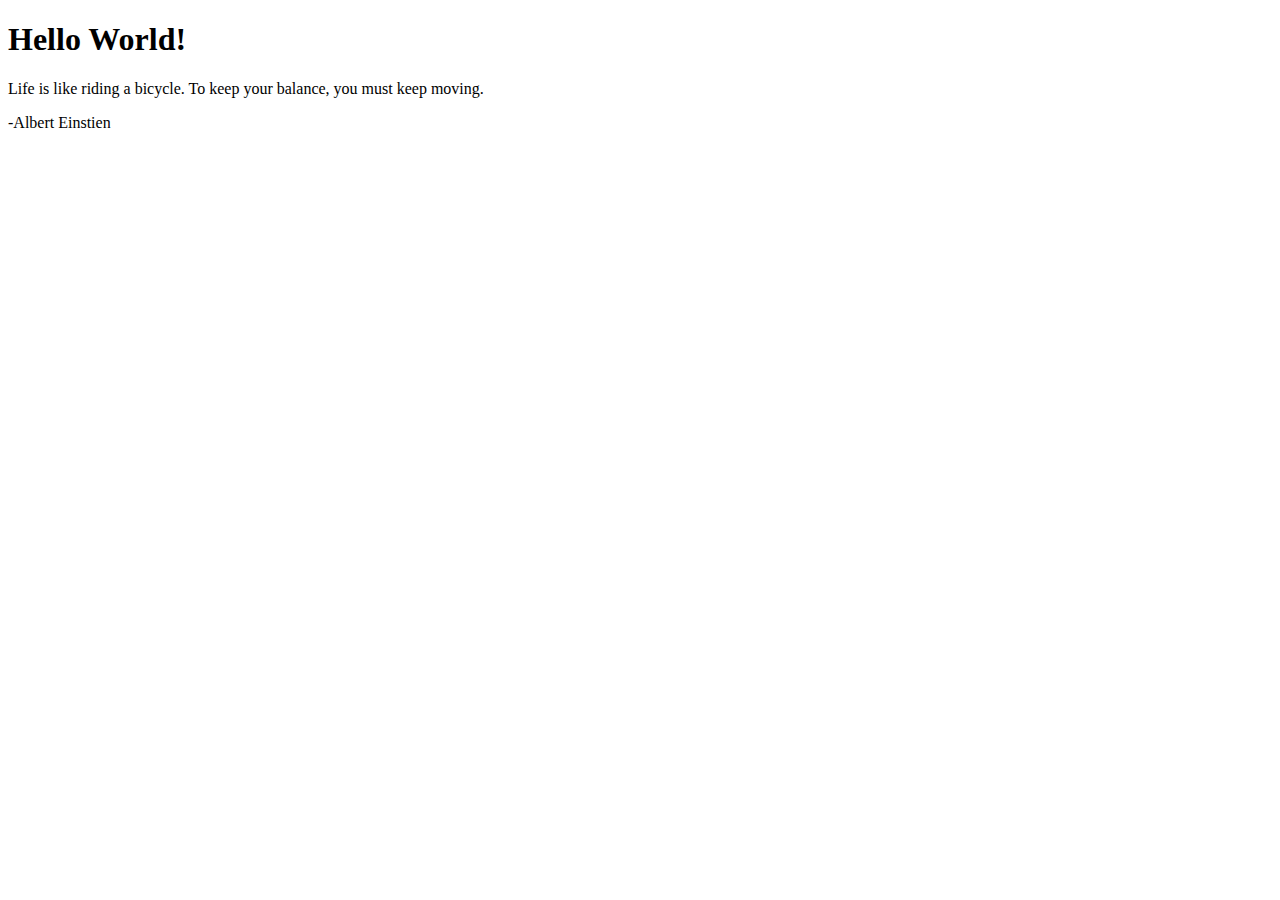
<file: project1/index.html>
<!DOCTYPE html>
<html lang="en">
    <head>
        <meta charset="UTF-8">
        <meta name="viewport" content="width=device-width, initial-scale=1.0">
        <meta http-equiv="X-UA-Compatible" content="ie=edge">
        <title>Home - Dan Almeida</title>
    </head>
    <body>
        <h1>Hello World!</h1>
        <p>Life is like riding a bicycle. To keep your balance, you must keep moving.</p>
        <p>-Albert Einstien</p>
    </body>
</html>
</file>
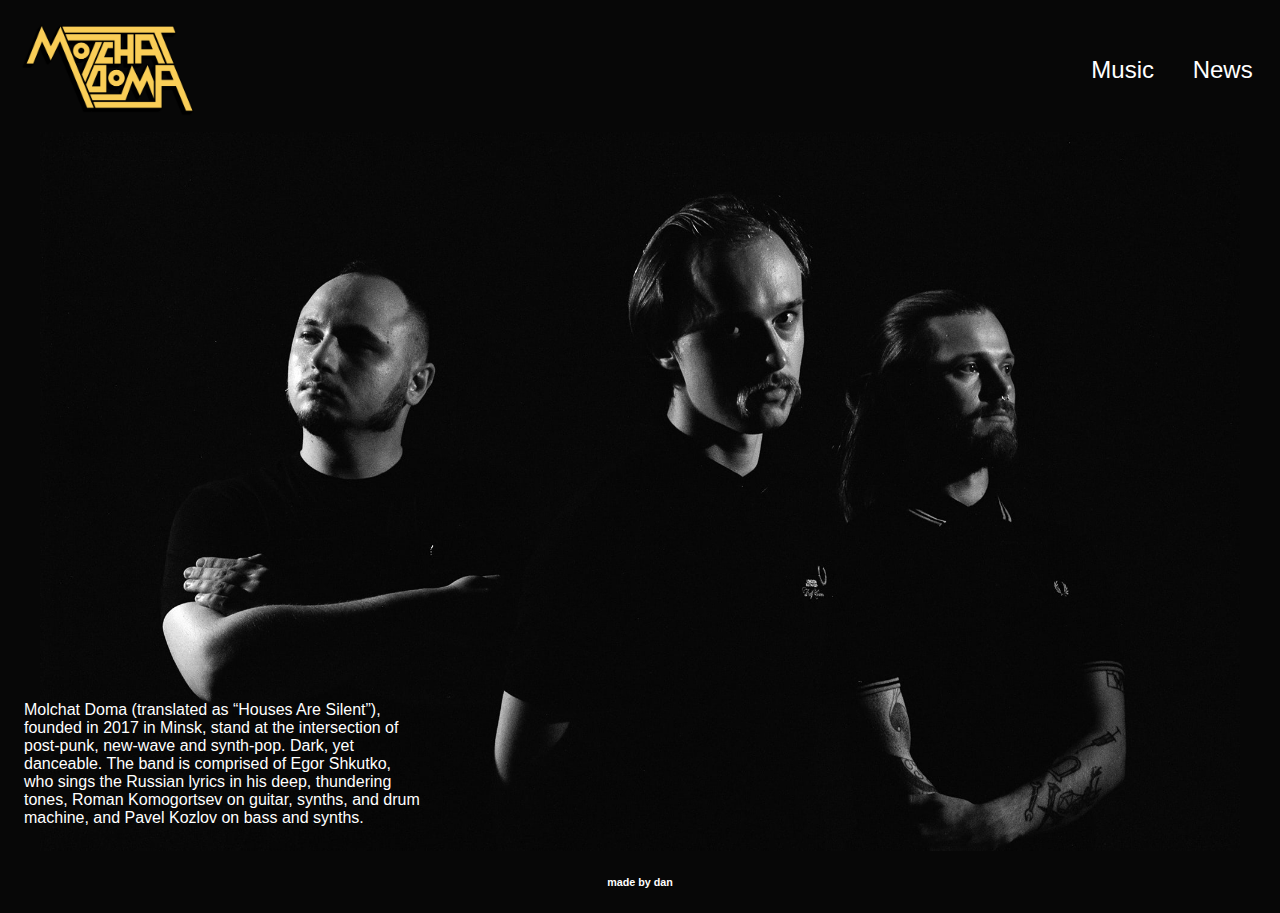
<file: project3/index.html>
<!DOCTYPE html>
<html lang="en">
    <head>
        <meta charset="UTF-8">
        <meta name="viewport" content="width=device-width, initial-scale=1.0">
        <meta http-equiv="X-UA-Compatible" content="ie=edge">
        <link rel="stylesheet" href="style.css">
        <title>MOLCHAT DOMA</title>
    </head>
    <body>
        <header>
            <img src="logo.png" alt="band logo" id="logo">
            <ul id="nav">
                <li><a href="music.html">Music</a></li>
                <li><a href="news.html">News</a></li>
            </ul>
        </header>
        <main>
            <img src="Molchat-Doma.jpg" alt="picture of the band, Molchat Doma" id="bandpic">
            <div id="about">
                <p>Molchat Doma (translated as “Houses Are Silent”), founded in 2017 in Minsk, stand at the intersection of post-punk, new-wave and synth-pop. Dark, yet danceable. The band is comprised of Egor Shkutko, who sings the Russian lyrics in his deep, thundering tones, Roman Komogortsev on guitar, synths, and drum machine, and Pavel Kozlov on bass and synths.</p>
            </div>
        </main>
        <footer>
            <h6>made by dan</h6>
        </footer>
    </body>
</html>
</file>
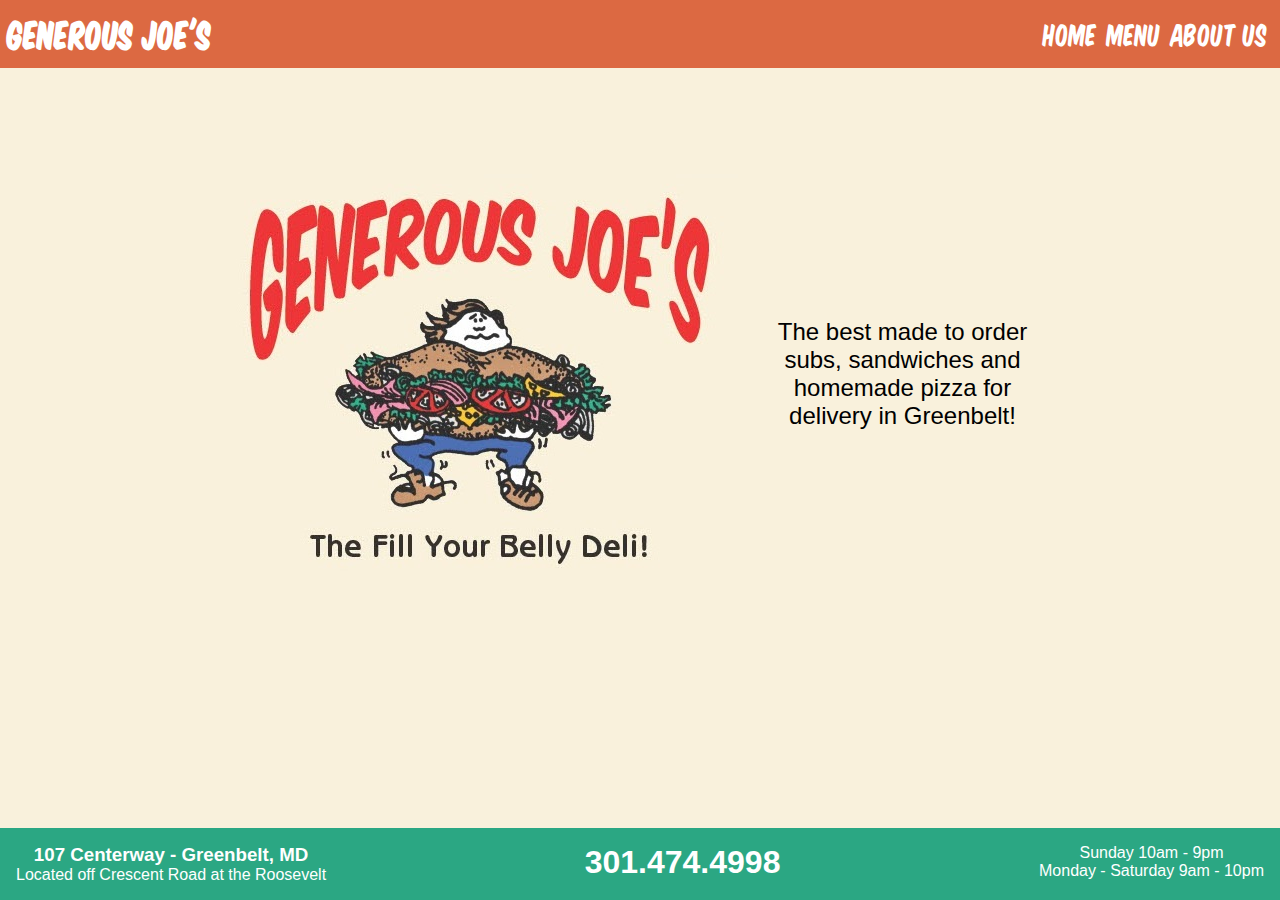
<file: project4/index.html>
<!DOCTYPE html>
<html lang="en">
    <head>
        <meta charset="UTF-8">
        <meta name="viewport" content="width=device-width, initial-scale=1.0">
        <meta http-equiv="X-UA-Compatible" content="ie=edge">
        <link rel="stylesheet" href="style.css">
        <title>Generous Joe's</title>
    </head>
    <body>
        <header>
            <h1 id="logo">GENEROUS JOE'S</h1>
            <ul>
                <li><a href="index.html">Home</a></li>
                <li><a href="menu.html">Menu</a></li>
                <li><a href="about.html">About Us</a></li>
            </ul>
        </header>
        <main id="mainindex">
            <img src="joe2.jpg" alt="logo image">
            <div id="herotext">
                <p>The best made to order subs, sandwiches and homemade pizza for delivery in Greenbelt!</p>
            </div>
        </main>
        <footer>
            <div id="address" class="foot">
                <h3>107 Centerway - Greenbelt, MD</h3>
                <p>Located off Crescent Road at the Roosevelt</p>
            </div>
            <div id="phone" class="foot">
                <h1>301.474.4998</h1>
            </div>
            <div id="hours" class="foot">
                <p>Sunday 10am - 9pm</p>
                <p>Monday - Saturday 9am - 10pm</p>
            </div>
        </footer>
    </body>
</html>
</file>
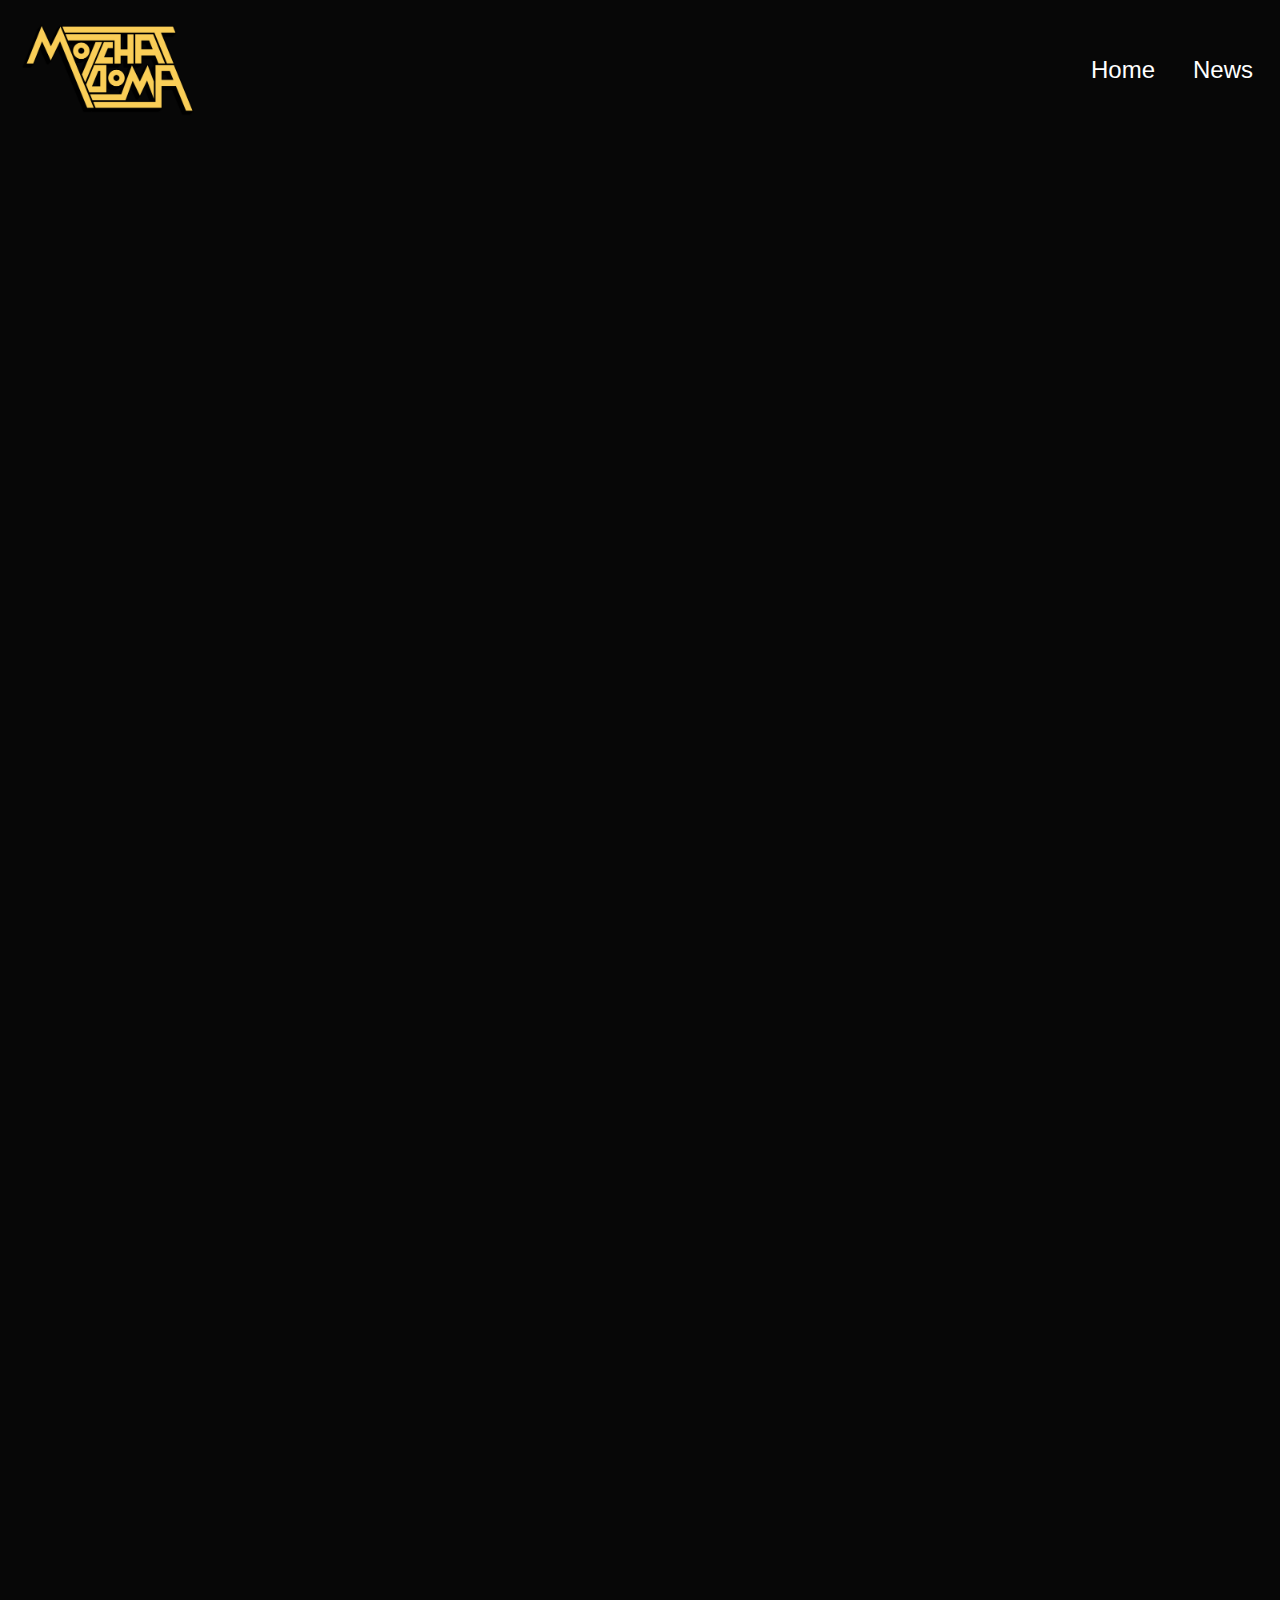
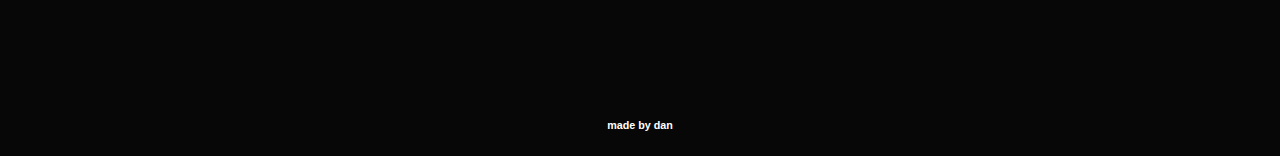
<file: project3/music.html>
<!DOCTYPE html>
<html lang="en">
    <head>
        <meta charset="UTF-8">
        <meta name="viewport" content="width=device-width, initial-scale=1.0">
        <meta http-equiv="X-UA-Compatible" content="ie=edge">
        <link rel="stylesheet" href="style.css">
        <title>MUSIC - MOLCHAT DOMA</title>
    </head>
    <body>
        <header>
            <img src="logo.png" alt="band logo" id="logo">
            <ul id="nav">
                <li><a href="index.html">Home</a></li>
                <li><a href="news.html">News</a></li>
            </ul>
        </header>
        <main id="music">
            <div>
                <iframe src="https://bandcamp.com/EmbeddedPlayer/album=3119063652/size=large/bgcol=333333/linkcol=e99708/transparent=true/"></iframe>
            </div>
            <div>
                <iframe src="https://bandcamp.com/EmbeddedPlayer/album=2420591283/size=large/bgcol=333333/linkcol=e99708/tracklist=false/transparent=true/"></iframe>
            </div>
            <div>
                <iframe src="https://bandcamp.com/EmbeddedPlayer/album=3397703812/size=large/bgcol=333333/linkcol=e99708/transparent=true/"></iframe>
            </div>
            <div>
                <iframe src="https://bandcamp.com/EmbeddedPlayer/track=4252590364/size=large/bgcol=333333/linkcol=e99708/tracklist=false/transparent=true/"></iframe>
            </div>
            <div>
                <iframe src="https://bandcamp.com/EmbeddedPlayer/album=2738830390/size=large/bgcol=333333/linkcol=e99708/tracklist=false/transparent=true/"></iframe>
            </div>
        </main>
        <footer>
            <h6>made by dan</h6>
        </footer>
    </body>
</html>
</file>
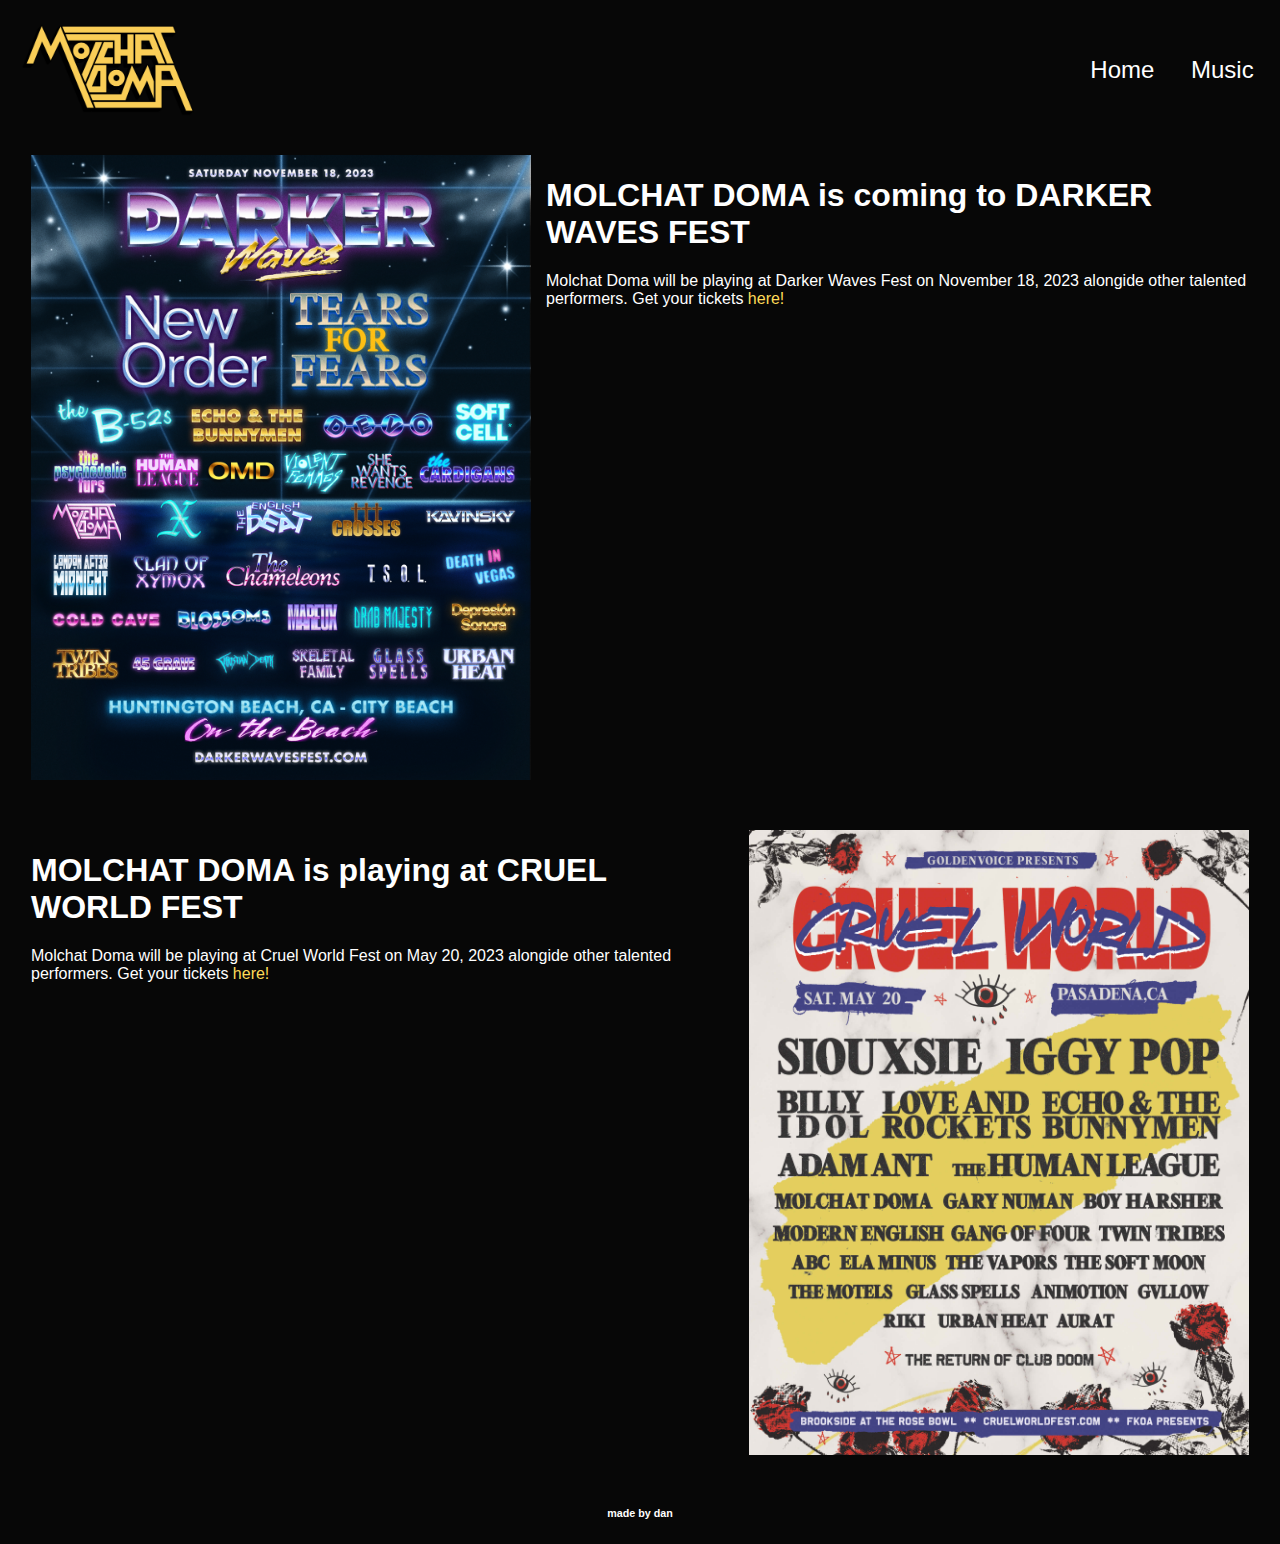
<file: project3/news.html>
<!DOCTYPE html>
<html lang="en">
    <head>
        <meta charset="UTF-8">
        <meta name="viewport" content="width=device-width, initial-scale=1.0">
        <meta http-equiv="X-UA-Compatible" content="ie=edge">
        <link rel="stylesheet" href="style.css">
        <title>NEWS - MOLCHAT DOMA</title>
    </head>
    <body>
        <header>
            <img src="logo.png" alt="band logo" id="logo">
            <ul id="nav">
                <li><a href="index.html">Home</a></li>
                <li><a href="music.html">Music</a></li>
            </ul>
        </header>
        <main>
            <div class="news">
                <a href="https://www.darkerwavesfest.com/"><img src="darkerwavesfest.png" alt="Darker Waves fest poster" id="darkerwavesfest" class="poster"></a>
                <div class="newstext">
                    <h1>MOLCHAT DOMA is coming to DARKER WAVES FEST</h1>
                    <p>Molchat Doma will be playing at Darker Waves Fest on November 18, 2023 alongide other talented performers. Get your tickets <a href="https://www.darkerwavesfest.com/" class="tickets">here!</a></p>
                </div>
            </div>
            <div class="news">
                <div class="newstext">
                    <h1>MOLCHAT DOMA is playing at CRUEL WORLD FEST</h1>
                    <p>Molchat Doma will be playing at Cruel World Fest on May 20, 2023 alongide other talented performers. Get your tickets <a href="https://cruelworldfest.com/" class="tickets">here!</a></p>
                </div>
                <a  href="https://cruelworldfest.com/"><img src="cruelworldfest.jpg" alt="Cruel World fest poster" id="cruelworldfest" class="poster"></a>
            </div>
        </main>
        <footer>
            <h6>made by dan</h6>
        </footer>
    </body>
</html>
</file>
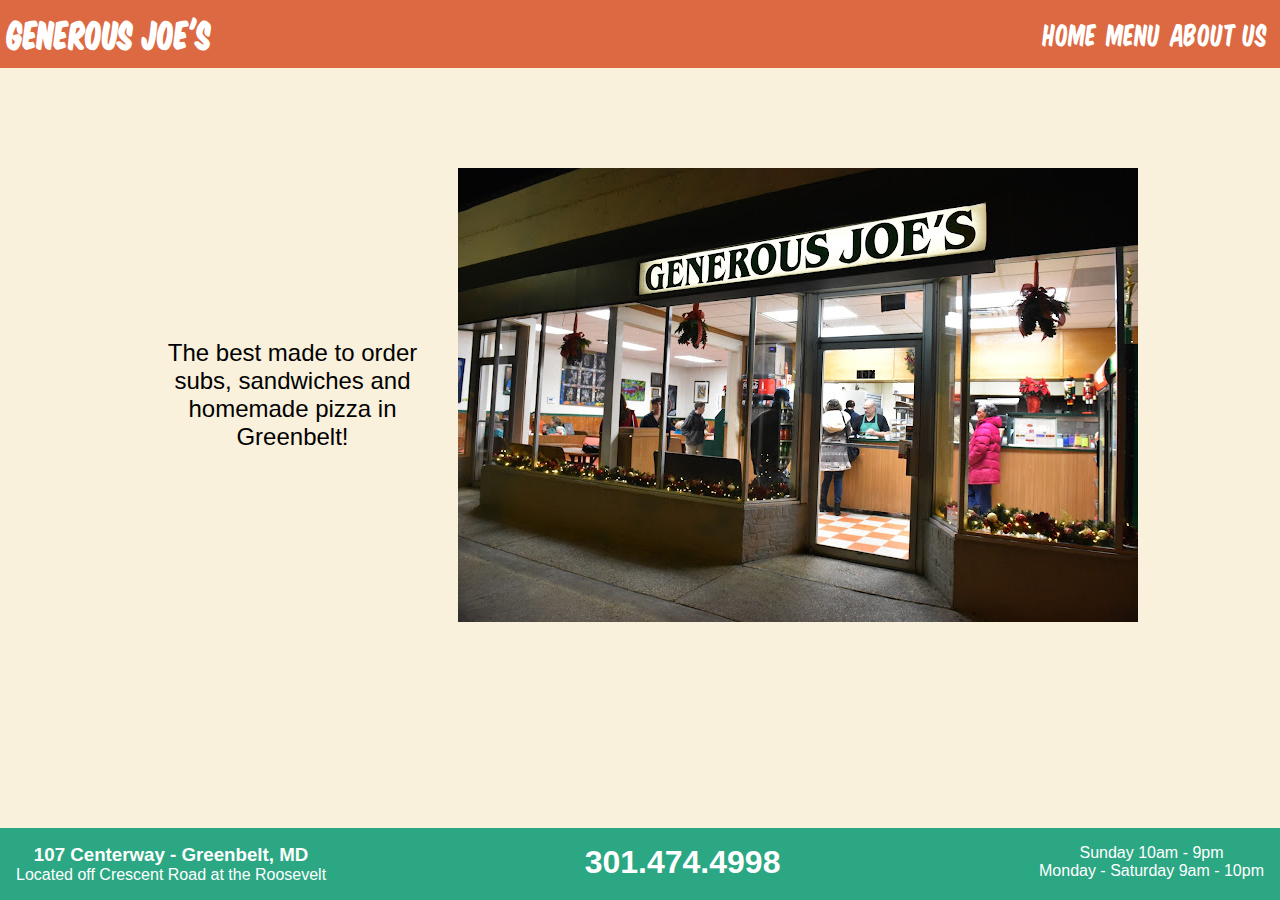
<file: project4/about.html>
<!DOCTYPE html>
<html lang="en">
    <head>
        <meta charset="UTF-8">
        <meta name="viewport" content="width=device-width, initial-scale=1.0">
        <meta http-equiv="X-UA-Compatible" content="ie=edge">
        <link rel="stylesheet" href="style.css">
        <title>Generous Joe's</title>
    </head>
    <body>
        <header>
            <h1 id="logo">GENEROUS JOE'S</h1>
            <ul>
                <li><a href="index.html">Home</a></li>
                <li><a href="menu.html">Menu</a></li>
                <li><a href="about.html">About Us</a></li>
            </ul>
        </header>
        <main id="mainindex">
            <div id="herotext">
                <p>The best made to order subs, sandwiches and homemade pizza in Greenbelt!</p>
            </div>
            <img src="joe3.jpg" alt="picture of the restaurant">
        </main>
        <footer>
            <div id="address" class="foot">
                <h3>107 Centerway - Greenbelt, MD</h3>
                <p>Located off Crescent Road at the Roosevelt</p>
            </div>
            <div id="phone" class="foot">
                <h1>301.474.4998</h1>
            </div>
            <div id="hours" class="foot">
                <p>Sunday 10am - 9pm</p>
                <p>Monday - Saturday 9am - 10pm</p>
            </div>
        </footer>
    </body>
</html>
</file>
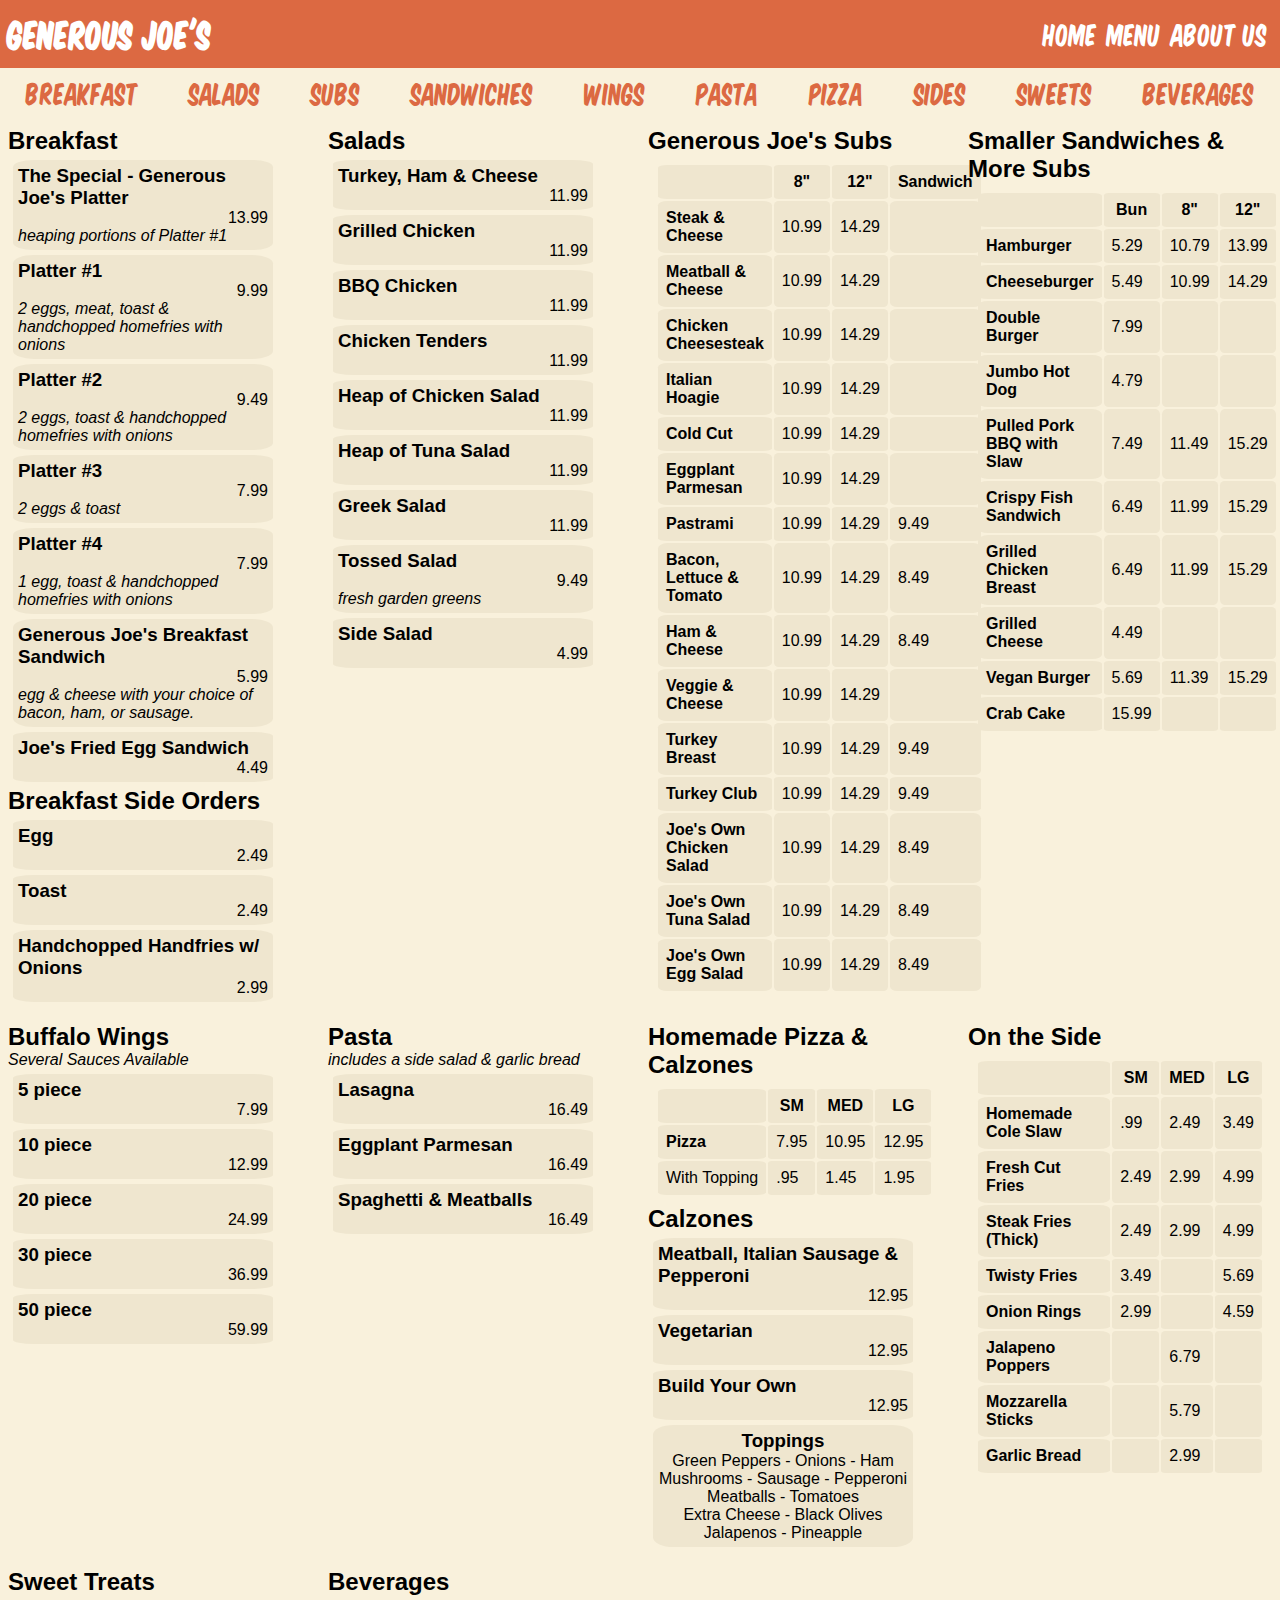
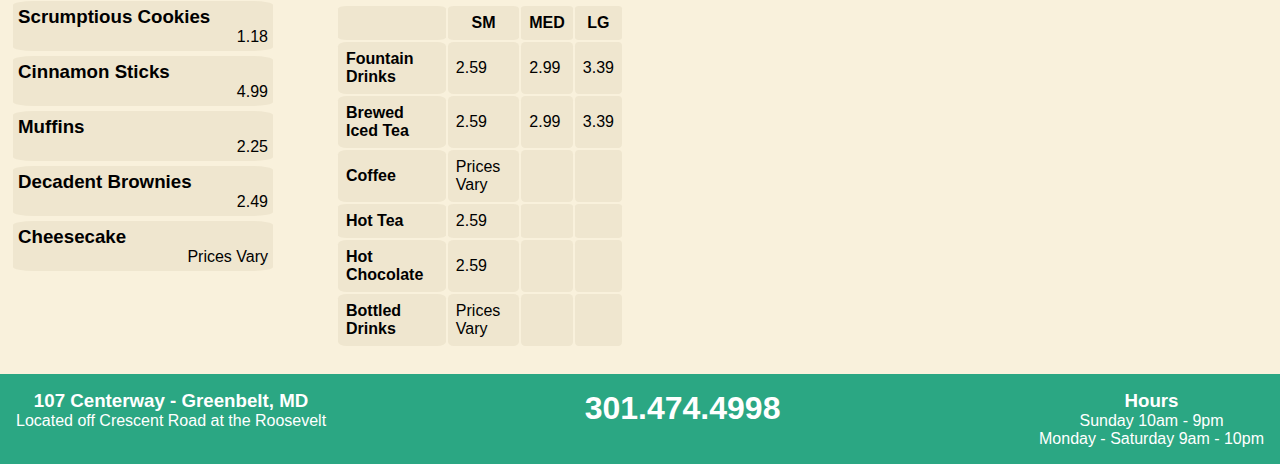
<file: project4/menu.html>
<!DOCTYPE html>
<html lang="en">
    <head>
        <meta charset="UTF-8">
        <meta name="viewport" content="width=device-width, initial-scale=1.0">
        <meta http-equiv="X-UA-Compatible" content="ie=edge">
        <link rel="stylesheet" href="style.css">
        <title>Generous Joe's Menu</title>
    </head>
    <body>
        <div id="page-container">
            <header>
                <h1 id="logo">GENEROUS JOE'S</h1>
                <ul>
                    <li><a href="index.html">Home</a></li>
                    <li><a href="menu.html">Menu</a></li>
                    <li><a href="about.html">About Us</a></li>
                </ul>
            </header>
            <nav>
                <ul id="menunav">
                    <li><a href="#breakfast">Breakfast</a></li>
                    <li><a href="#salads">Salads</a></li>
                    <li><a href="#subs">Subs</a></li>
                    <li><a href="#sandwiches">Sandwiches</a></li>
                    <li><a href="#wings">Wings</a></li>
                    <li><a href="#pasta">Pasta</a></li>
                    <li><a href="#pizza">Pizza</a></li>
                    <li><a href="#sides">Sides</a></li>
                    <li><a href="#sweets">Sweets</a></li>
                    <li><a href="#beverages">Beverages</a></li>
                </ul>
            </nav>
            <main>
                <div id="menu">
                    <div class="category" id="breakfast">
                        <h2>Breakfast</h2>
                        <div class="item">
                            <h3>The Special - Generous Joe's Platter</h3>
                            <p class="price">13.99</p>
                            <p><em>heaping portions of Platter #1</em></p>
                        </div>
                        <div class="item">
                            <h3>Platter #1</h3>
                            <p class="price">9.99</p>
                            <p><em>2 eggs, meat, toast & handchopped homefries with onions</em></p>
                        </div>
                        <div class="item">
                            <h3>Platter #2</h3>
                            <p class="price">9.49</p>
                            <p><em>2 eggs, toast & handchopped homefries with onions</em></p>
                        </div>
                        <div class="item">
                            <h3>Platter #3</h3>
                            <p class="price">7.99</p>
                            <p><em>2 eggs & toast</em></p>
                        </div>
                        <div class="item">
                            <h3>Platter #4</h3>
                            <p class="price">7.99</p>
                            <p><em>1 egg, toast & handchopped homefries with onions</em></p>
                        </div>
                        <div class="item">
                            <h3>Generous Joe's Breakfast Sandwich</h3>
                            <p class="price">5.99</p>
                            <p><em>egg & cheese with your choice of bacon, ham, or sausage.</em></p>
                        </div>
                        <div class="item">
                            <h3>Joe's Fried Egg Sandwich</h3>
                            <p class="price">4.49</p>
                        </div>
                        <h2>Breakfast Side Orders</h2>
                        <div class="item">
                            <h3>Egg</h3>
                            <p class="price">2.49</p>
                        </div>
                        <div class="item">
                            <h3>Toast</h3>
                            <p class="price">2.49</p>
                        </div>
                        <div class="item">
                            <h3>Handchopped Handfries w/ Onions</h3>
                            <p class="price">2.99</p>
                        </div>
                    </div>
                    <div class="category" id="salads">
                        <h2>Salads</h2>
                        <div class="item">
                            <h3>Turkey, Ham & Cheese</h3>
                            <p class="price">11.99</p>
                        </div>
                        <div class="item">
                            <h3>Grilled Chicken</h3>
                            <p class="price">11.99</p>
                        </div>
                        <div class="item">
                            <h3>BBQ Chicken</h3>
                            <p class="price">11.99</p>
                        </div>
                        <div class="item">
                            <h3>Chicken Tenders</h3>
                            <p class="price">11.99</p>
                        </div>
                        <div class="item">
                            <h3>Heap of Chicken Salad</h3>
                            <p class="price">11.99</p>
                        </div>
                        <div class="item">
                            <h3>Heap of Tuna Salad</h3>
                            <p class="price">11.99</p>
                        </div>
                        <div class="item">
                            <h3>Greek Salad</h3>
                            <p class="price">11.99</p>
                        </div>
                        <div class="item">
                            <h3>Tossed Salad</h3>
                            <p class="price">9.49</p>
                            <p><em>fresh garden greens</em></p>
                        </div>
                        <div class="item">
                            <h3>Side Salad</h3>
                            <p class="price">4.99</p>
                        </div>
                    </div>
                    <div class="category" id="subs">
                        <h2>Generous Joe's Subs</h2>
                        <table>
                            <tr>
                            <th></th>
                            <th>8"</th>
                            <th>12"</th>
                            <th>Sandwich</th>
                            </tr>
                            <tr>
                            <td class="bold">Steak & Cheese</td>
                            <td>10.99</td>
                            <td>14.29</td>
                            <td></td>
                            </tr>
                            <tr>
                                <td class="bold">Meatball & Cheese</td>
                                <td>10.99</td>
                                <td>14.29</td>
                                <td></td>
                            </tr>
                            <tr>
                                <td class="bold">Chicken Cheesesteak</td>
                                <td>10.99</td>
                                <td>14.29</td>
                                <td></td>
                            </tr>
                            <tr>
                                <td class="bold">Italian Hoagie</td>
                                <td>10.99</td>
                                <td>14.29</td>
                                <td></td>
                            </tr>
                            <tr>
                                <td class="bold">Cold Cut</td>
                                <td>10.99</td>
                                <td>14.29</td>
                                <td></td>
                            </tr>
                            <tr>
                                <td class="bold">Eggplant Parmesan</td>
                                <td>10.99</td>
                                <td>14.29</td>
                                <td></td>
                            </tr>
                            <tr>
                                <td class="bold">Pastrami</td>
                                <td>10.99</td>
                                <td>14.29</td>
                                <td>9.49</td>
                            </tr>
                            <tr>
                                <td class="bold">Bacon, Lettuce & Tomato</td>
                                <td>10.99</td>
                                <td>14.29</td>
                                <td>8.49</td>
                            </tr>
                            <tr>
                                <td class="bold">Ham & Cheese</td>
                                <td>10.99</td>
                                <td>14.29</td>
                                <td>8.49</td>
                            </tr>
                            <tr>
                                <td class="bold">Veggie & Cheese</td>
                                <td>10.99</td>
                                <td>14.29</td>
                                <td></td>
                            </tr>
                            <tr>
                                <td class="bold">Turkey Breast</td>
                                <td>10.99</td>
                                <td>14.29</td>
                                <td>9.49</td>
                            </tr>
                            <tr>
                                <td class="bold">Turkey Club</td>
                                <td>10.99</td>
                                <td>14.29</td>
                                <td>9.49</td>
                            </tr>
                            <tr>
                                <td class="bold">Joe's Own Chicken Salad</td>
                                <td>10.99</td>
                                <td>14.29</td>
                                <td>8.49</td>
                            </tr>
                            <tr>
                                <td class="bold">Joe's Own Tuna Salad</td>
                                <td>10.99</td>
                                <td>14.29</td>
                                <td>8.49</td>
                            </tr>
                            <tr>
                                <td class="bold">Joe's Own Egg Salad</td>
                                <td>10.99</td>
                                <td>14.29</td>
                                <td>8.49</td>
                            </tr>
                        </table> 
                    </div>
                    <div class="category" id="sandwiches">
                        <h2>Smaller Sandwiches & More Subs</h2>
                        <table>
                            <tr>
                            <th></th>
                            <th>Bun</th>
                            <th>8"</th>
                            <th>12"</th>
                            </tr>
                            <tr>
                            <td class="bold">Hamburger</td>
                            <td>5.29</td>
                            <td>10.79</td>
                            <td>13.99</td>
                            </tr>
                            <tr>
                                <td class="bold">Cheeseburger</td>
                                <td>5.49</td>
                                <td>10.99</td>
                                <td>14.29</td>
                            </tr>
                            <tr>
                                <td class="bold">Double Burger</td>
                                <td>7.99</td>
                                <td></td>
                                <td></td>
                            </tr>
                            <tr>
                                <td class="bold">Jumbo Hot Dog</td>
                                <td>4.79</td>
                                <td></td>
                                <td></td>
                            </tr>
                            <tr>
                                <td class="bold">Pulled Pork BBQ with Slaw</td>
                                <td>7.49</td>
                                <td>11.49</td>
                                <td>15.29</td>
                            </tr>
                            <tr>
                                <td class="bold">Crispy Fish Sandwich</td>
                                <td>6.49</td>
                                <td>11.99</td>
                                <td>15.29</td>
                            </tr>
                            <tr>
                                <td class="bold">Grilled Chicken Breast</td>
                                <td>6.49</td>
                                <td>11.99</td>
                                <td>15.29</td>
                            </tr>
                            <tr>
                                <td class="bold">Grilled Cheese</td>
                                <td>4.49</td>
                                <td></td>
                                <td></td>
                            </tr>
                            <tr>
                                <td class="bold">Vegan Burger</td>
                                <td>5.69</td>
                                <td>11.39</td>
                                <td>15.29</td>
                            </tr>
                            <tr>
                                <td class="bold">Crab Cake</td>
                                <td>15.99</td>
                                <td></td>
                                <td></td>
                            </tr>
                        </table> 
                    </div>
                    <div class="category" id="wings">
                        <h2>Buffalo Wings</h2>
                        <p><em>Several Sauces Available</em></p>
                        <div class="item">
                            <h3>5 piece</h3>
                            <p class="price">7.99</p>
                        </div>
                        <div class="item">
                            <h3>10 piece</h3>
                            <p class="price">12.99</p>
                        </div>
                        <div class="item">
                            <h3>20 piece</h3>
                            <p class="price">24.99</p>
                        </div>
                        <div class="item">
                            <h3>30 piece</h3>
                            <p class="price">36.99</p>
                        </div>
                        <div class="item">
                            <h3>50 piece</h3>
                            <p class="price">59.99</p>
                        </div>
                    </div>
                    <div class="category" id="pasta">
                        <h2>Pasta</h2>
                        <p><em>includes a side salad & garlic bread</em></p>
                        <div class="item">
                            <h3>Lasagna</h3>
                            <p class="price">16.49</p>
                        </div>
                        <div class="item">
                            <h3>Eggplant Parmesan</h3>
                            <p class="price">16.49</p>
                        </div>
                        <div class="item">
                            <h3>Spaghetti & Meatballs</h3>
                            <p class="price">16.49</p>
                        </div>
                    </div>
                    <div class="category" id="pizza">
                        <h2>Homemade Pizza & Calzones</h2>
                        <table>
                            <tr>
                                <th></th>
                                <th>SM</th>
                                <th>MED</th>
                                <th>LG</th>
                            </tr>
                            <tr>
                                <td class="bold">Pizza</td>
                                <td>7.95</td>
                                <td>10.95</td>
                                <td>12.95</td>
                            </tr>
                            <tr>
                                <td>With Topping</td>
                                <td>.95</td>
                                <td>1.45</td>
                                <td>1.95</td>
                            </tr>
                        </table>
                        <h2>Calzones</h2>
                        <div class="item">
                            <h3>Meatball, Italian Sausage & Pepperoni</h3>
                            <p class="price">12.95</p>
                        </div>
                        <div class="item">
                            <h3>Vegetarian</h3>
                            <p class="price">12.95</p>
                        </div>
                        <div class="item">
                            <h3>Build Your Own</h3>
                            <p class="price">12.95</p>
                        </div>
                        <div class="item" id="toppings">
                            <h3>Toppings</h3>
                            <p>Green Peppers - Onions - Ham</p>
                            <p>Mushrooms - Sausage - Pepperoni</p>
                            <p>Meatballs - Tomatoes</p>
                            <p>Extra Cheese - Black Olives</p>
                            <p>Jalapenos - Pineapple</p>
                        </div>
                    </div>
                    <div class="category" id="sides">
                        <h2>On the Side</h2>
                        <table>
                            <tr>
                                <th></th>
                                <th>SM</th>
                                <th>MED</th>
                                <th>LG</th>
                            </tr>
                            <tr>
                                <td class="bold">Homemade Cole Slaw</td>
                                <td>.99</td>
                                <td>2.49</td>
                                <td>3.49</td>
                            </tr>
                            <tr>
                                <td class="bold">Fresh Cut Fries</td>
                                <td>2.49</td>
                                <td>2.99</td>
                                <td>4.99</td>
                            </tr>
                            <tr>
                                <td class="bold">Steak Fries (Thick)</td>
                                <td>2.49</td>
                                <td>2.99</td>
                                <td>4.99</td>
                            </tr>
                            <tr>
                                <td class="bold">Twisty Fries</td>
                                <td>3.49</td>
                                <td></td>
                                <td>5.69</td>
                            </tr>
                            <tr>
                                <td class="bold">Onion Rings</td>
                                <td>2.99</td>
                                <td></td>
                                <td>4.59</td>
                            </tr>
                            <tr>
                                <td class="bold">Jalapeno Poppers</td>
                                <td></td>
                                <td>6.79</td>
                                <td></td>
                            </tr>
                            <tr>
                                <td class="bold">Mozzarella Sticks</td>
                                <td></td>
                                <td>5.79</td>
                                <td></td>
                            </tr>
                            <tr>
                                <td class="bold">Garlic Bread</td>
                                <td></td>
                                <td>2.99</td>
                                <td></td>
                            </tr>
                        </table>
                    </div>
                    <div class="category" id="sweets">
                        <h2>Sweet Treats</h2>
                        <div class="item">
                            <h3>Scrumptious Cookies</h3>
                            <p class="price">1.18</p>
                        </div>
                        <div class="item">
                            <h3>Cinnamon Sticks</h3>
                            <p class="price">4.99</p>
                        </div>
                        <div class="item">
                            <h3>Muffins</h3>
                            <p class="price">2.25</p>
                        </div>
                        <div class="item">
                            <h3>Decadent Brownies</h3>
                            <p class="price">2.49</p>
                        </div>
                        <div class="item">
                            <h3>Cheesecake</h3>
                            <p class="price">Prices Vary</p>
                        </div>
                    </div>
                    <div class="category" id="beverages">
                        <h2>Beverages</h2>
                        <table>
                            <tr>
                                <th></th>
                                <th>SM</th>
                                <th>MED</th>
                                <th>LG</th>
                            </tr>
                            <tr>
                                <td class="bold">Fountain Drinks</td>
                                <td>2.59</td>
                                <td>2.99</td>
                                <td>3.39</td>
                            </tr>
                            <tr>
                                <td class="bold">Brewed Iced Tea</td>
                                <td>2.59</td>
                                <td>2.99</td>
                                <td>3.39</td>
                            </tr>
                            <tr>
                                <td class="bold">Coffee</td>
                                <td>Prices Vary</td>
                                <td></td>
                                <td></td>
                            </tr>
                            <tr>
                                <td class="bold">Hot Tea</td>
                                <td>2.59</td>
                                <td></td>
                                <td></td>
                            </tr>
                            <tr>
                                <td class="bold">Hot Chocolate</td>
                                <td>2.59</td>
                                <td></td>
                                <td></td>
                            </tr>
                            <tr>
                                <td class="bold">Bottled Drinks</td>
                                <td>Prices Vary</td>
                                <td></td>
                                <td></td>
                            </tr>
                        </table>
                    </div>
                </div>
            </main>
            <footer>
                <div id="address" class="foot">
                    <h3>107 Centerway - Greenbelt, MD</h3>
                    <p>Located off Crescent Road at the Roosevelt</p>
                </div>
                <div id="phone" class="foot">
                    <h1>301.474.4998</h1>
                </div>
                <div id="hours" class="foot">
                    <h3>Hours</h3>
                    <p>Sunday 10am - 9pm</p>
                    <p>Monday - Saturday 9am - 10pm</p>
                </div>
            </footer>
        </div>
    </body>
</html>
</file>
<file: project3/style.css>
body {
    background-color: #070707;
    color: white;
    font-family: sans-serif;
}

header {
    display: flex;
    justify-content: space-between;
}

footer {
    text-align: center;
}

#logo {
    max-width: 200px;
    max-height: 200px;
}

#nav {
    display: flex;
    justify-content: space-around;
    width: 200px;
    list-style-type: none;
    font-size: 24px;
    align-items: center;
}

main {
    display: flex;
    flex-direction: column;
    align-items: center;
    position: relative;
}

#bandpic {
    max-width: 1200px;
}

#about {
    position: absolute;
    bottom: 8px;
    left: 16px;
    max-width: 400px;
}

#music {
    display: grid;
    grid-template-columns: 20% 20% 20% 20% 20%;
    margin: 16px;
}

@media screen and (max-width: 1800px) {
    #music {
        grid-template-columns: 33% 33% 33%;
    }
}

@media screen and (max-width: 1200px) {
    #music {
        grid-template-columns: 50% 50%;
    }
}

iframe {
    background-color: transparent;
    border: 0px none transparent;
    padding: 8px;
    overflow: hidden;
    width: 350px; 
    height: 753px;
}

a {
    text-decoration: none;
    color: #ffffff;
}

.poster {
    max-width: 500px;
}

.news {
    display: flex;
    padding: 8px;
    margin: 15px;
    gap: 15px;
}

.tickets {
    color: #FFDB58;
}
</file>
<file: project4/style.css>
* {
    margin: 0;
    padding: 0;
}

@font-face {
    font-family: logoFont;
    src: url(KomikaTitle.ttf)
}

body {
    background-color: #f9f1dc;
    font-family: sans-serif;
}

header {
    background-color: #dc6942;
    display: flex;
    justify-content: space-between;
    align-items: center;
    padding: 8px;
    color: #ffffff;
}

header > ul > li > a {
    text-decoration: none;
    color: #ffffff;
    font-size: 28px;
    font-family: logoFont;
}

#logo {
    font-family: logoFont;
    font-size: 36px;
} 

#page-container {
    position: relative;
    min-height: 100vh;
}

#menu {
    display: grid;
    grid-template-columns: 25% 25% 25% 25%;
    padding-bottom: 100px;
}

.category {
    padding: 8px;
}

.item {
    background-color: #efe6cf;
    max-width: 250px;
    margin: 5px;
    padding: 5px;
    border-radius: 8%;
}


footer {
    display: flex;
    justify-content: space-between;
    background-color: #2ba783;
    color: #ffffff;
    position: absolute;
    bottom: 0;
    width: 100%;
}

.foot {
    text-align: center;
    padding: 16px;
}

ul {
    list-style-type: none;
    display: flex;
    justify-content: space-around;
    
}

li {
    padding: 5px;
}

#menunav > li > a {
    text-decoration: none;
    color: #dc6942;
    font-family: logoFont;
    font-size: 28px;
}

table, th, td {
    padding: 8px;
    border-radius: 8%;
}

th, td {
    background-color: #efe6cf;
}

#toppings {
    text-align: center;
}

.price {
    text-align: right;
}

.bold {
    font-weight: bold;
}

#mainindex {
    display: flex;
    align-items: center;
    justify-content: center;
    padding: 100px;
    gap: 15px;
}

#herotext {
    height: 300px;
    width: 300px;
    text-align: center;
    display: flex;
    flex-direction: column;
    align-items: center;
    justify-content: center;
    font-size: 24px;
}

button {
    background-color: #dc6942;
    color: menu;
    border-radius: 8%;
    border: none;
    margin: 16px;
    padding: 5px;
    font-size: 20px;
}
</file>
